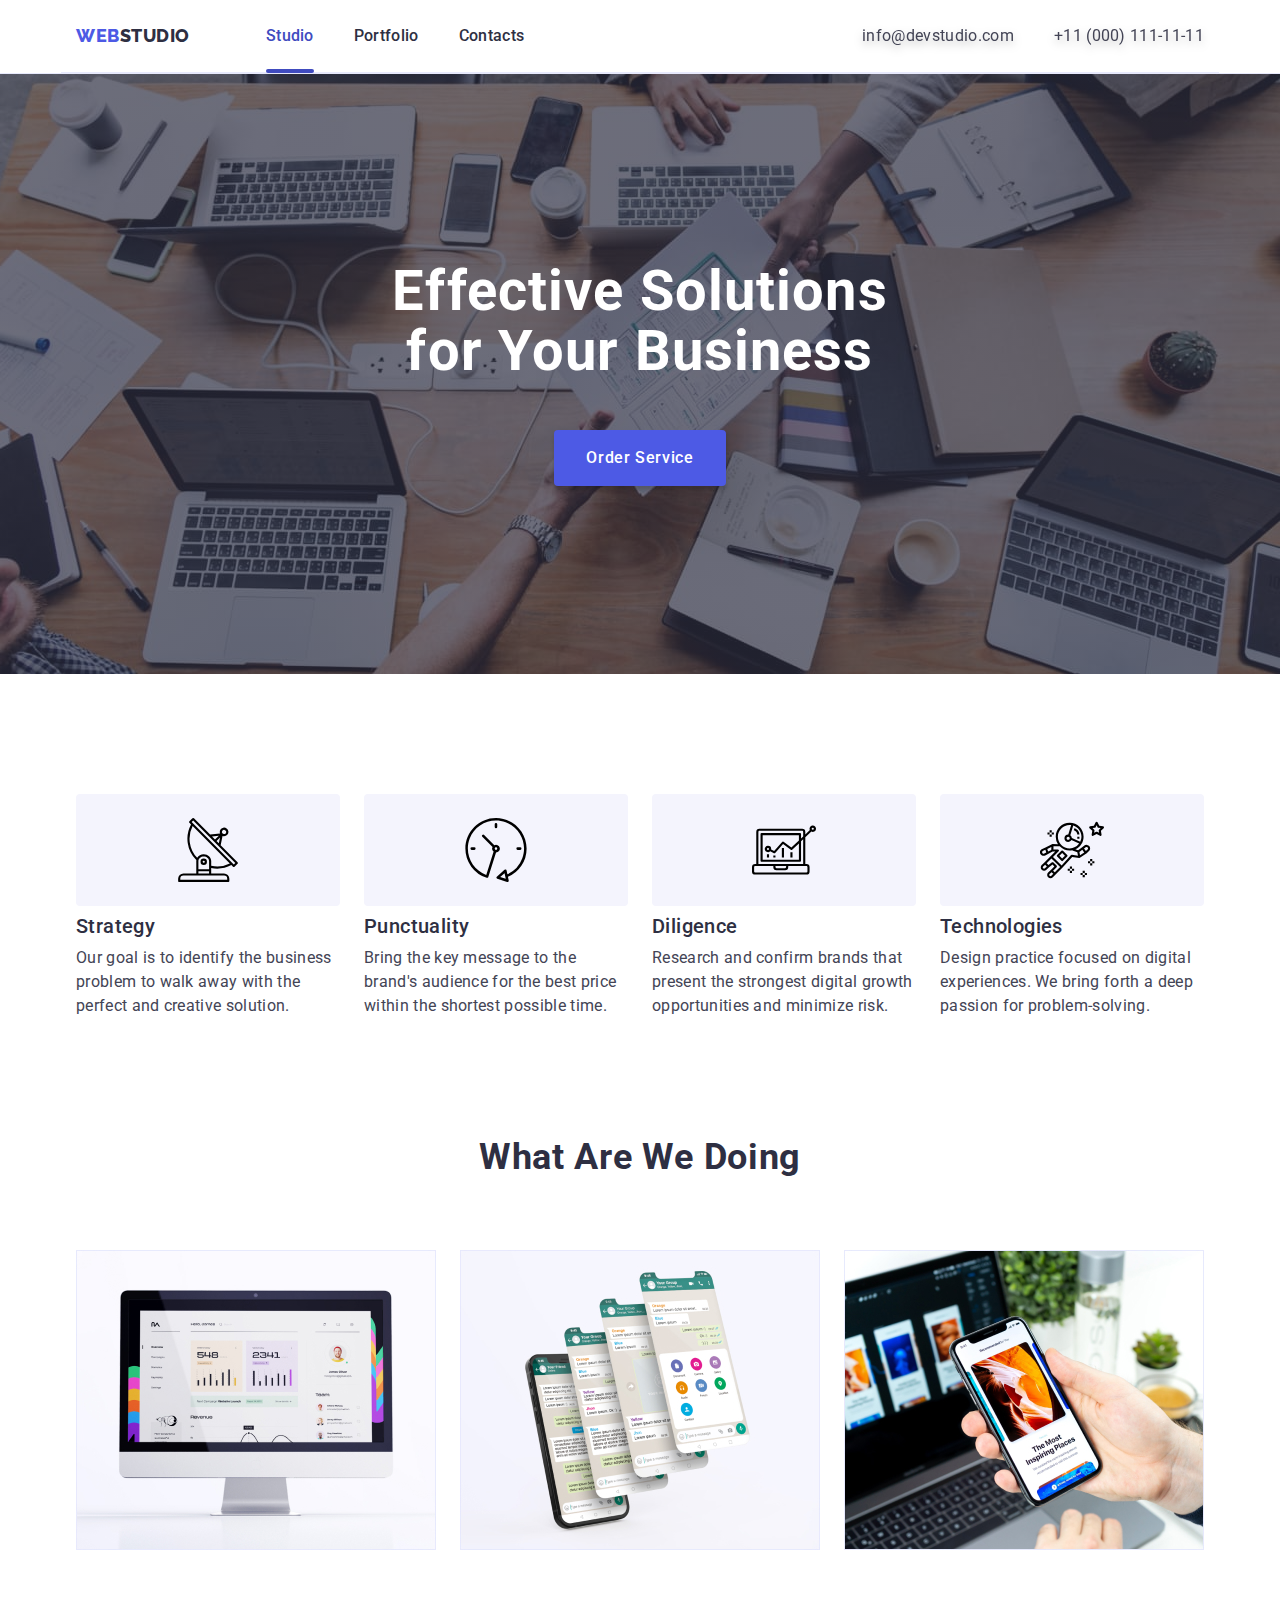
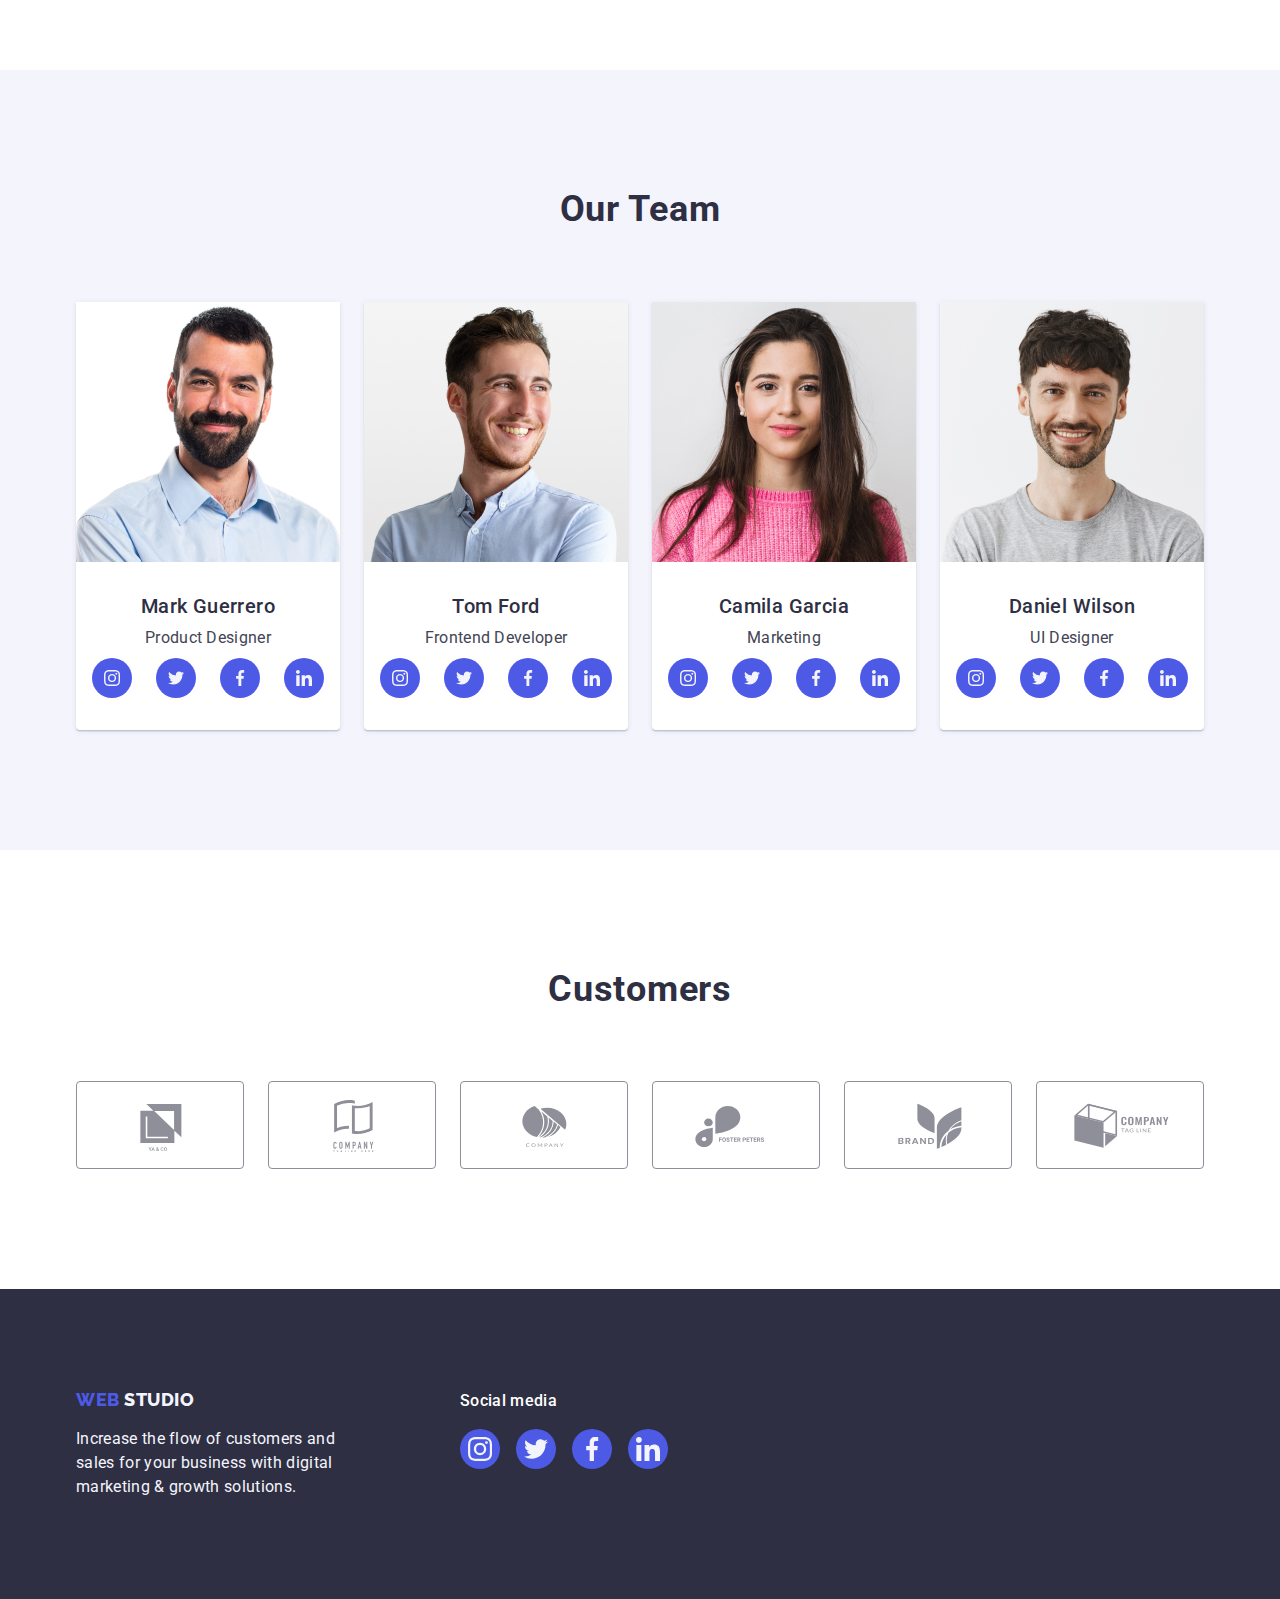
<file: index.html>
<!DOCTYPE html>
<html lang="en">
  <head>
    <meta charset="UTF-8" />
    <meta http-equiv="X-UA-Compatible" content="IE=edge" />
    <meta name="viewport" content="width=device-width, initial-scale=1.0" />
    <title>Document</title>
    <link rel="preconnect" href="https://fonts.googleapis.com" />
    <link rel="preconnect" href="https://fonts.gstatic.com" crossorigin />
    <link
      href="https://fonts.googleapis.com/css2?family=Raleway:wght@800&family=Roboto:wght@400;500;700;900&display=swap"
      rel="stylesheet"
    />
    <link
      rel="stylesheet"
      href="https://cdnjs.cloudflare.com/ajax/libs/modern-normalize/1.1.0/modern-normalize.min.css"
    />
    <link rel="stylesheet" href="./css/styles.css" />
  </head>
  <body>
    <!-- Header -->
    <header class="page-header header">
      <div class="container container-header">
        <nav class="list container-nav">
          <a href="./index.html" class="logo link"
            >Web <span class="logo-part">Studio</span>
          </a>

          <ul class="site-nav list link">
            <li class="site-nav-item">
              <a class="site-nav-link link active" href="./index.html"
                >Studio</a
              >
            </li>
            <li class="site-nav-item">
              <a class="site-nav-link link" href="./portfolio.html"
                >Portfolio</a
              >
            </li>
            <li class="site-nav-item">
              <a class="site-nav-link link" href="">Contacts</a>
            </li>
          </ul>
        </nav>
        <address class="contacts list">
          <ul class="contacts-list list">
            <li>
              <a class="contacts-link link" href="mailto:info@devstudio.com"
                >info@devstudio.com</a
              >
            </li>
            <li>
              <a class="contacts-link link" href="tel:+110001111111"
                >+11 (000) 111-11-11</a
              >
            </li>
          </ul>
        </address>
      </div>
    </header>
    <!-- Text main -->
    <main>
      <!-- Hero -->
      <section class="section hero">
        <div class="container">
          <h1 class="hero-title">Effective Solutions for Your Business</h1>
          <button type="button" class="button-nav" data-modal-open>
            Order Service
          </button>
        </div>
      </section>

      <!-- About us -->
      <section class="section section-about">
        <div class="container">
          <h2 hidden>About us</h2>
          <ul class="list list-about">
            <li class="items-about">
              <div class="icons-list-about">
                <svg class="icon-list-about" width="64" height="64">
                  <use href="./images/icons.svg#icon-antenna"></use>
                </svg>
              </div>
              <h3 class="subtitle items-about-subtitle">Strategy</h3>
              <p class="text">
                Our goal is to identify the business problem to walk away with
                the perfect and creative solution.
              </p>
            </li>
            <li class="items-about">
              <div class="icons-list-about">
                <svg class="icon-list-about" width="64" height="64">
                  <use href="./images/icons.svg#icon-clock"></use>
                </svg>
              </div>
              <h3 class="subtitle items-about-subtitle">Punctuality</h3>
              <p class="text">
                Bring the key message to the brand's audience for the best price
                within the shortest possible time.
              </p>
            </li>
            <li class="items-about">
              <div class="icons-list-about">
                <svg class="icon-list-about" width="64" height="64">
                  <use href="./images/icons.svg#icon-diagram"></use>
                </svg>
              </div>
              <h3 class="subtitle items-about-subtitle">Diligence</h3>
              <p class="text">
                Research and confirm brands that present the strongest digital
                growth opportunities and minimize risk.
              </p>
            </li>
            <li class="items-about">
              <div class="icons-list-about">
                <svg class="icon-list-about" width="64" height="64">
                  <use href="./images/icons.svg#icon-astronaut"></use>
                </svg>
              </div>
              <h3 class="subtitle items-about-subtitle">Technologies</h3>
              <p class="text">
                Design practice focused on digital experiences. We bring forth a
                deep passion for problem-solving.
              </p>
            </li>
          </ul>
        </div>
      </section>

      <!-- What are we doing -->
      <section class="section section-work">
        <div class="container">
          <h2 class="title title-what">What are we doing</h2>
          <ul class="list list-section-what">
            <li class="img-section-what">
              <img src="./images/imgc.jpg" alt="lorem" width="360" />
            </li>
            <li class="img-section-what">
              <img src="./images/imgb.jpg" alt="lorem" width="360" />
            </li>
            <li class="img-section-what">
              <img src="./images/imga.jpg" alt="lorem" width="360" />
            </li>
          </ul>
        </div>
      </section>

      <!-- Our Team -->
      <section class="section section-team">
        <div class="container">
          <h2 class="title title-team">Our Team</h2>
          <ul class="list list-section-team">
            <li class="item-team">
              <img
                src="./images/imgmark.jpg"
                alt="foto Mark Guerrero"
                width="264"
              />

              <div class="blok-name-team">
                <h3 class="subtitle subtitle-team">Mark Guerrero</h3>
                <p class="text text-team">Product Designer</p>

                <ul class="list socials">
                  <li class="socials-item">
                    <a
                      class="socials-link link"
                      href=""
                      aria-label="Instagram icon"
                    >
                      <svg class="socials-icon" width="16" height="16">
                        <use href="./images/icons.svg#icon-instagram"></use>
                      </svg>
                    </a>
                  </li>
                  <li class="socials-item">
                    <a
                      class="socials-link link"
                      href=""
                      aria-label="Twitter icon"
                    >
                      <svg class="socials-icon" width="16" height="16">
                        <use href="./images/icons.svg#icon-twitter"></use>
                      </svg>
                    </a>
                  </li>
                  <li class="socials-item">
                    <a
                      class="socials-link link"
                      href=""
                      aria-label="Facebook icon"
                    >
                      <svg class="socials-icon" width="16" height="16">
                        <use href="./images/icons.svg#icon-facebook"></use>
                      </svg>
                    </a>
                  </li>
                  <li class="socials-item">
                    <a
                      class="socials-link link"
                      href=""
                      aria-label="Linkedin icon"
                    >
                      <svg class="socials-icon" width="16" height="16">
                        <use href="./images/icons.svg#icon-linkedin"></use>
                      </svg>
                    </a>
                  </li>
                </ul>
              </div>
            </li>
            <li class="item-team">
              <img src="./images/imgtom.jpg" alt="foto Tom Ford" width="264" />

              <div class="blok-name-team">
                <h3 class="subtitle subtitle-team">Tom Ford</h3>
                <p class="text text-team">Frontend Developer</p>

                <ul class="list socials">
                  <li class="socials-item">
                    <a
                      class="socials-link link"
                      href=""
                      aria-label="Instagram icon"
                    >
                      <svg class="socials-icon" width="16" height="16">
                        <use href="./images/icons.svg#icon-instagram"></use>
                      </svg>
                    </a>
                  </li>
                  <li class="socials-item">
                    <a
                      class="socials-link link"
                      href=""
                      aria-label="Twitter icon"
                    >
                      <svg class="socials-icon" width="16" height="16">
                        <use href="./images/icons.svg#icon-twitter"></use>
                      </svg>
                    </a>
                  </li>
                  <li class="socials-item">
                    <a
                      class="socials-link link"
                      href=""
                      aria-label="Facebook icon"
                    >
                      <svg class="socials-icon" width="16" height="16">
                        <use href="./images/icons.svg#icon-facebook"></use>
                      </svg>
                    </a>
                  </li>
                  <li class="socials-item">
                    <a
                      class="socials-link link"
                      href=""
                      aria-label="Linkedin icon"
                    >
                      <svg class="socials-icon" width="16" height="16">
                        <use href="./images/icons.svg#icon-linkedin"></use>
                      </svg>
                    </a>
                  </li>
                </ul>
              </div>
            </li>
            <li class="item-team">
              <img
                src="./images/imgcamila.jpg"
                alt="foto Camila Garcia"
                width="264"
              />

              <div class="blok-name-team">
                <h3 class="subtitle subtitle-team">Camila Garcia</h3>
                <p class="text text-team">Marketing</p>

                <ul class="list socials">
                  <li class="socials-item">
                    <a
                      class="socials-link link"
                      href=""
                      aria-label="Instagram icon"
                    >
                      <svg class="socials-icon" width="16" height="16">
                        <use href="./images/icons.svg#icon-instagram"></use>
                      </svg>
                    </a>
                  </li>
                  <li class="socials-item">
                    <a
                      class="socials-link link"
                      href=""
                      aria-label="Twitter icon"
                    >
                      <svg class="socials-icon" width="16" height="16">
                        <use href="./images/icons.svg#icon-twitter"></use>
                      </svg>
                    </a>
                  </li>
                  <li class="socials-item">
                    <a
                      class="socials-link link"
                      href=""
                      aria-label="Facebook icon"
                    >
                      <svg class="socials-icon" width="16" height="16">
                        <use href="./images/icons.svg#icon-facebook"></use>
                      </svg>
                    </a>
                  </li>
                  <li class="socials-item">
                    <a
                      class="socials-link link"
                      href=""
                      aria-label="Linkedin icon"
                    >
                      <svg class="socials-icon" width="16" height="16">
                        <use href="./images/icons.svg#icon-linkedin"></use>
                      </svg>
                    </a>
                  </li>
                </ul>
              </div>
            </li>
            <li class="item-team">
              <img
                src="./images/imgdaniel.jpg"
                alt="foto Daniel Wilson"
                width="264"
              />

              <div class="blok-name-team">
                <h3 class="subtitle subtitle-team">Daniel Wilson</h3>
                <p class="text text-team">UI Designer</p>

                <ul class="list socials">
                  <li class="socials-item">
                    <a
                      class="socials-link link"
                      href=""
                      aria-label="Instagram icon"
                    >
                      <svg class="socials-icon" width="16" height="16">
                        <use href="./images/icons.svg#icon-instagram"></use>
                      </svg>
                    </a>
                  </li>
                  <li class="socials-item">
                    <a
                      class="socials-link link"
                      href=""
                      aria-label="Twitter icon"
                    >
                      <svg class="socials-icon" width="16" height="16">
                        <use href="./images/icons.svg#icon-twitter"></use>
                      </svg>
                    </a>
                  </li>
                  <li class="socials-item">
                    <a
                      class="socials-link link"
                      href=""
                      aria-label="Facebook icon"
                    >
                      <svg class="socials-icon" width="16" height="16">
                        <use href="./images/icons.svg#icon-facebook"></use>
                      </svg>
                    </a>
                  </li>
                  <li class="socials-item">
                    <a
                      class="socials-link link"
                      href=""
                      aria-label="Linkedin icon"
                    >
                      <svg class="socials-icon" width="16" height="16">
                        <use href="./images/icons.svg#icon-linkedin"></use>
                      </svg>
                    </a>
                  </li>
                </ul>
              </div>
            </li>
          </ul>
        </div>
      </section>
      <!-- Customers -->
      <section class="section section-customers">
        <div class="container">
          <h2 class="title title-customers">Customers</h2>
          <ul class="list list-section-customers">
            <li class="item-customers">
              <a class="link customers-link" href="">
                <svg class="icon-customers" width="104" height="56">
                  <use href="./images/icons.svg#icon-logo-ya-co"></use>
                </svg>
              </a>
            </li>
            <li class="item-customers">
              <a class="link customers-link" href="">
                <svg class="icon-customers" width="104" height="56">
                  <use
                    href="./images/icons.svg#icon-logo-company-tagline"
                  ></use>
                </svg>
              </a>
            </li>
            <li class="item-customers">
              <a class="link customers-link" href="">
                <svg class="icon-customers" width="104" height="56">
                  <use href="./images/icons.svg#icon-logo-company"></use>
                </svg>
              </a>
            </li>
            <li class="item-customers">
              <a class="link customers-link" href="">
                <svg class="icon-customers" width="104" height="56">
                  <use href="./images/icons.svg#icon-logo-foster"></use>
                </svg>
              </a>
            </li>
            <li class="item-customers">
              <a class="link customers-link" href="">
                <svg class="icon-customers" width="104" height="56">
                  <use href="./images/icons.svg#icon-logo-brend"></use>
                </svg>
              </a>
            </li>
            <li class="item-customers">
              <a class="link customers-link" href="">
                <svg class="icon-customers" width="104" height="56">
                  <use href="./images/icons.svg#icon-logo-company-tag"></use>
                </svg>
              </a>
            </li>
          </ul>
        </div>
      </section>
    </main>

    <!-- Footer -->
    <footer class="footer">
      <div class="container container-footer">
        <div class="blok-footer">
          <a href="./index.html" class="logo link logo-link-footer"
            >Web <span class="logo-part-footer">Studio</span>
          </a>

          <p class="small-text text">
            Increase the flow of customers and sales for your business with
            digital marketing & growth solutions.
          </p>
        </div>

        <div class="social-footer">
          <p class="text text-footer">Social media</p>
          <ul class="list socials socials-footer">
            <li class="socials-item">
              <a
                class="socials-link link socials-link-footer"
                href=""
                aria-label="Instagram icon"
              >
                <svg class="socials-icon" width="24" height="24">
                  <use href="./images/icons.svg#icon-instagram"></use>
                </svg>
              </a>
            </li>
            <li class="socials-item">
              <a
                class="socials-link link socials-link-footer"
                href=""
                aria-label="Twitter icon"
              >
                <svg class="socials-icon" width="24" height="24">
                  <use href="./images/icons.svg#icon-twitter"></use>
                </svg>
              </a>
            </li>
            <li class="socials-item">
              <a
                class="socials-link link socials-link-footer"
                href=""
                aria-label="Facebook icon"
              >
                <svg class="socials-icon" width="24" height="24">
                  <use href="./images/icons.svg#icon-facebook"></use>
                </svg>
              </a>
            </li>
            <li class="socials-item">
              <a
                class="socials-link link socials-link-footer"
                href=""
                aria-label="Linkedin icon"
              >
                <svg class="socials-icon" width="24" height="24">
                  <use href="./images/icons.svg#icon-linkedin"></use>
                </svg>
              </a>
            </li>
          </ul>
        </div>
      </div>
    </footer>
    <!-- Modal window -->
    <div class="backdrop is-hidden" data-modal>
      <div class="modal">
        <button type="button" class="modal-close-btn" data-modal-close>
          <svg class="modal-close-icon" width="8" height="8">
            <use href="./images/icons.svg#icon-btn-close"></use>
          </svg>
        </button>
      </div>
    </div>
    <script src="./js/modal.js"></script>
  </body>
</html>
</file>
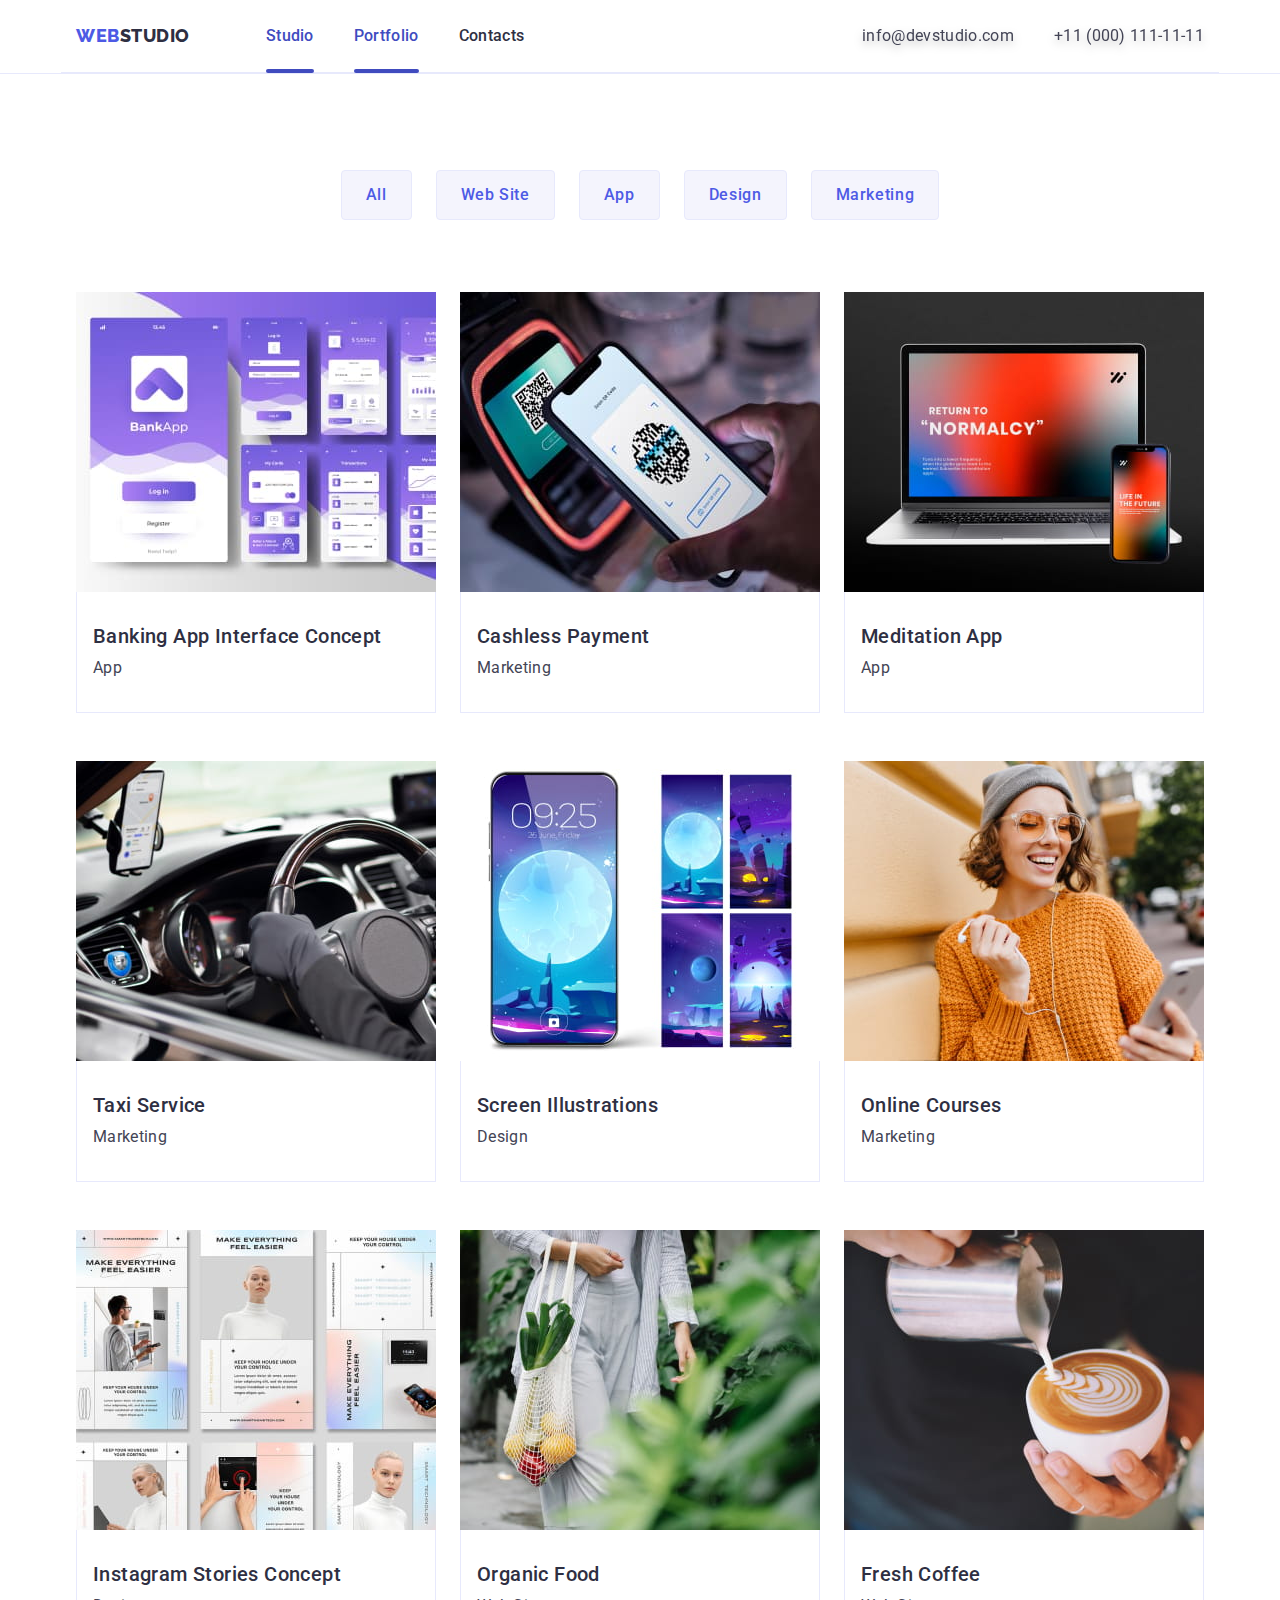
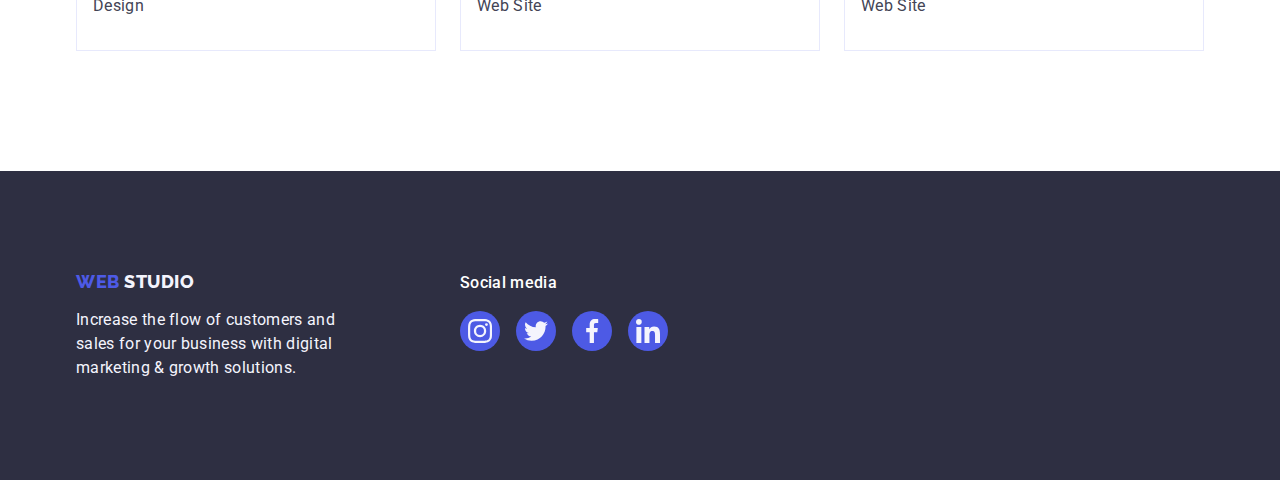
<file: portfolio.html>
<!DOCTYPE html>
<html lang="en">
  <head>
    <meta charset="UTF-8" />
    <meta http-equiv="X-UA-Compatible" content="IE=edge" />
    <meta name="viewport" content="width=device-width, initial-scale=1.0" />
    <title>Portfolio</title>
    <link rel="preconnect" href="https://fonts.googleapis.com" />
    <link rel="preconnect" href="https://fonts.gstatic.com" crossorigin />
    <link
      href="https://fonts.googleapis.com/css2?family=Raleway:wght@800&family=Roboto:wght@400;500;700;900&display=swap"
      rel="stylesheet"
    />
    <link
      rel="stylesheet"
      href="https://cdnjs.cloudflare.com/ajax/libs/modern-normalize/1.1.0/modern-normalize.min.css"
    />
    <link rel="stylesheet" href="./css/styles.css" />
  </head>
  <body>
    <header class="page-header">
      <div class="container container-header">
        <nav class="list container-nav">
          <a href="./index.html" class="logo link logo-header"
            >Web <span class="logo-part">Studio</span>
          </a>

          <ul class="site-nav list link">
            <li class="site-nav-item">
              <a class="site-nav-link link active" href="./index.html"
                >Studio</a
              >
            </li>
            <li class="site-nav-item">
              <a class="site-nav-link link active" href="./portfolio.html"
                >Portfolio</a
              >
            </li>
            <li class="site-nav-item">
              <a class="site-nav-link link" href="">Contacts</a>
            </li>
          </ul>
        </nav>
        <address class="contacts list">
          <ul class="contacts-list list">
            <li>
              <a class="contacts-link link" href="mailto:info@devstudio.com"
                >info@devstudio.com</a
              >
            </li>
            <li>
              <a class="contacts-link link" href="tel:+110001111111"
                >+11 (000) 111-11-11</a
              >
            </li>
          </ul>
        </address>
      </div>
    </header>
    <!-- Text -->
    <main>
      <section class="section section-portfolio">
        <div class="container">
          <h1 hidden class="title-add">Portfolio</h1>
          <ul class="list button-portfolio-contaiter">
            <li>
              <button type="button" class="button-portfolio">All</button>
            </li>
            <li>
              <button type="button" class="button-portfolio">Web Site</button>
            </li>
            <li>
              <button type="button" class="button-portfolio">App</button>
            </li>
            <li>
              <button type="button" class="button-portfolio">Design</button>
            </li>
            <li>
              <button type="button" class="button-portfolio">Marketing</button>
            </li>
          </ul>

          <ul class="list list-container-portfolio">
            <li class="items-portfolio">
              <a href="" class="list-item list link item-portfolio">
                <div class="thumb-portfolio">
                  <img
                    class="img-portfolio"
                    src="./images/images-portfolio/img1.jpg"
                    alt="Banking"
                    width="360"
                    height="300"
                  />

                  <p class="overlay-text">
                    14 Stylish and User-Friendly App Design Concepts · Task
                    Manager App · Calorie Tracker App · Exotic Fruit Ecommerce
                    App · Cloud Storage App
                  </p>
                </div>
                <div class="name-item-portfolio">
                  <h2 class="subtitle name-item">
                    Banking App Interface Concept
                  </h2>
                  <p class="text">App</p>
                </div>
              </a>
            </li>
            <li class="items-portfolio">
              <a href="" class="list-item list link item-portfolio">
                <div class="thumb-portfolio">
                  <img
                    class="img-portfolio"
                    src="./images/images-portfolio/img2.jpg"
                    alt="Cashless Payment"
                    width="360"
                    height="300"
                  />

                  <p class="overlay-text">
                    14 Stylish and User-Friendly App Design Concepts · Task
                    Manager App · Calorie Tracker App · Exotic Fruit Ecommerce
                    App · Cloud Storage App
                  </p>
                </div>
                <div class="name-item-portfolio">
                  <h2 class="subtitle name-item">Cashless Payment</h2>
                  <p class="text">Marketing</p>
                </div>
              </a>
            </li>
            <li class="items-portfolio">
              <a href="" class="list-item list link item-portfolio">
                <div class="thumb-portfolio">
                  <img
                    class="img-portfolio"
                    src="./images/images-portfolio/img3.jpg"
                    alt="Meditation App"
                    width="360"
                    height="300"
                  />

                  <p class="overlay-text">
                    14 Stylish and User-Friendly App Design Concepts · Task
                    Manager App · Calorie Tracker App · Exotic Fruit Ecommerce
                    App · Cloud Storage App
                  </p>
                </div>
                <div class="name-item-portfolio">
                  <h2 class="subtitle name-item">Meditation App</h2>
                  <p class="text">App</p>
                </div>
              </a>
            </li>
            <li class="items-portfolio">
              <a href="" class="list-item list link item-portfolio">
                <div class="thumb-portfolio">
                  <img
                    class="img-portfolio"
                    src="./images/images-portfolio/img4.jpg"
                    alt="Taxi Service"
                    width="360"
                    height="300"
                  />

                  <p class="overlay-text">
                    14 Stylish and User-Friendly App Design Concepts · Task
                    Manager App · Calorie Tracker App · Exotic Fruit Ecommerce
                    App · Cloud Storage App
                  </p>
                </div>
                <div class="name-item-portfolio">
                  <h2 class="subtitle name-item">Taxi Service</h2>
                  <p class="text">Marketing</p>
                </div>
              </a>
            </li>
            <li class="items-portfolio">
              <a href="" class="list-item list link item-portfolio">
                <div class="thumb-portfolio">
                  <img
                    class="img-portfolio"
                    src="./images/images-portfolio/img5.jpg"
                    alt="Screen Illustrations"
                    width="360"
                    height="300"
                  />

                  <p class="overlay-text">
                    14 Stylish and User-Friendly App Design Concepts · Task
                    Manager App · Calorie Tracker App · Exotic Fruit Ecommerce
                    App · Cloud Storage App
                  </p>
                </div>
                <div class="name-item-portfolio">
                  <h2 class="subtitle name-item">Screen Illustrations</h2>
                  <p class="text">Design</p>
                </div>
              </a>
            </li>
            <li class="items-portfolio">
              <a href="" class="list-item list link item-portfolio">
                <div class="thumb-portfolio">
                  <img
                    class="img-portfolio"
                    src="./images/images-portfolio/img6.jpg"
                    alt="Online Courses"
                    width="360"
                    height="300"
                  />

                  <p class="overlay-text">
                    14 Stylish and User-Friendly App Design Concepts · Task
                    Manager App · Calorie Tracker App · Exotic Fruit Ecommerce
                    App · Cloud Storage App
                  </p>
                </div>
                <div class="name-item-portfolio">
                  <h2 class="subtitle name-item">Online Courses</h2>
                  <p class="text">Marketing</p>
                </div>
              </a>
            </li>
            <li class="items-portfolio">
              <a href="" class="list-item list link item-portfolio">
                <div class="thumb-portfolio">
                  <img
                    class="img-portfolio"
                    src="./images/images-portfolio/img7.jpg"
                    alt="Instagram Stories Concept"
                    width="360"
                    height="300"
                  />

                  <p class="overlay-text">
                    14 Stylish and User-Friendly App Design Concepts · Task
                    Manager App · Calorie Tracker App · Exotic Fruit Ecommerce
                    App · Cloud Storage App
                  </p>
                </div>
                <div class="name-item-portfolio">
                  <h2 class="subtitle name-item">Instagram Stories Concept</h2>
                  <p class="text">Design</p>
                </div>
              </a>
            </li>
            <li class="items-portfolio">
              <a href="" class="list-item list link item-portfolio">
                <div class="thumb-portfolio">
                  <img
                    class="img-portfolio"
                    src="./images/images-portfolio/img8.jpg"
                    alt="Organic Food"
                    width="360"
                    height="300"
                  />

                  <p class="overlay-text">
                    14 Stylish and User-Friendly App Design Concepts · Task
                    Manager App · Calorie Tracker App · Exotic Fruit Ecommerce
                    App · Cloud Storage App
                  </p>
                </div>
                <div class="name-item-portfolio">
                  <h2 class="subtitle name-item">Organic Food</h2>
                  <p class="text">Web Site</p>
                </div>
              </a>
            </li>
            <li class="items-portfolio">
              <a href="" class="list-item list link item-portfolio">
                <div class="thumb-portfolio">
                  <img
                    class="img-portfolio"
                    src="./images/images-portfolio/img9.jpg"
                    alt="Fresh Coffee"
                    width="360"
                    height="300"
                  />

                  <p class="overlay-text">
                    14 Stylish and User-Friendly App Design Concepts · Task
                    Manager App · Calorie Tracker App · Exotic Fruit Ecommerce
                    App · Cloud Storage App
                  </p>
                </div>
                <div class="name-item-portfolio">
                  <h2 class="subtitle name-item">Fresh Coffee</h2>
                  <p class="text">Web Site</p>
                </div>
              </a>
            </li>
          </ul>
        </div>
      </section>
    </main>
    <!-- Footer -->
    <footer class="footer">
      <div class="container container-footer">
        <div class="blok-footer">
          <a href="./index.html" class="logo link logo-link-footer"
            >Web <span class="logo-part-footer">Studio</span>
          </a>

          <p class="small-text text">
            Increase the flow of customers and sales for your business with
            digital marketing & growth solutions.
          </p>
        </div>
        <div class="social-footer">
          <p class="text text-footer">Social media</p>
          <ul class="list socials socials-footer">
            <li class="socials-item">
              <a
                class="socials-link link socials-link-footer"
                href=""
                aria-label="Instagram icon"
              >
                <svg class="socials-icon" width="24" height="24">
                  <use href="./images/icons.svg#icon-instagram"></use>
                </svg>
              </a>
            </li>
            <li class="socials-item">
              <a
                class="socials-link link socials-link-footer"
                href=""
                aria-label="Twitter icon"
              >
                <svg class="socials-icon" width="24" height="24">
                  <use href="./images/icons.svg#icon-twitter"></use>
                </svg>
              </a>
            </li>
            <li class="socials-item">
              <a
                class="socials-link link socials-link-footer"
                href=""
                aria-label="Facebook icon"
              >
                <svg class="socials-icon" width="24" height="24">
                  <use href="./images/icons.svg#icon-facebook"></use>
                </svg>
              </a>
            </li>
            <li class="socials-item">
              <a
                class="socials-link link socials-link-footer"
                href=""
                aria-label="Linkedin icon"
              >
                <svg class="socials-icon" width="24" height="24">
                  <use href="./images/icons.svg#icon-linkedin"></use>
                </svg>
              </a>
            </li>
          </ul>
        </div>
      </div>
    </footer>
  </body>
</html>
</file>
<file: css/styles.css>
:root {
  /* Fonds */
  --primary-font: "Roboto", sans-serif;
  --secondery-font: "Raleway", sans-serif;

  /* Color */
  --primary-text-color: #434455;
  --title-text-color: #2e2f42;

  --color-iris: #4d5ae5;
  --color-ocean: #404bbf;
  --color-green: #31d0aa;
  --color-light-slate: #8e8f99;
  --color-cornflower: #e7e9fc;
  --color-cloud: #f4f4fd;
  --color-navy-blue-modal: #2e2f42;
  --color-grey: #2e2f42;
  --color-white: #ffffff;
  --color-dairy: #fcfcfc;
  --color-bg: #e5e5e5;
  --color-modal: rgba(46, 47, 66, 0.4);
  /* animation */
  --animation: 250ms cubic-bezier(0.4, 0, 0.2, 1);
}

body {
  font-family: var(--primary-font);
  letter-spacing: 0.02em;
  color: var(--primary-text-color);
  background-color: var(--color-white);
}

h1,
h2,
h3,
h4,
h5,
h6,
p {
  margin: 0;
}

ul {
  margin: 0;
  padding: 0;
}
img {
  display: block;
  max-width: 100%;
  height: auto;
}

.list a {
  text-decoration: none;
}

.link {
  text-decoration: none;
}

.list {
  list-style: none;
}

/* заголовки */
/* h1 */
.hero-title {
  color: var(--color-white);
  font-size: 56px;
  line-height: 1.07;
  text-align: center;
  letter-spacing: 0.02em;
  max-width: 496px;
  margin: auto;
  margin-bottom: 48px;
}
/* h2 */
.title {
  color: var(--title-text-color);
  font-size: 36px;
  line-height: 1.11;
  text-align: center;
  text-transform: capitalize;
  letter-spacing: 0.02em;
}

/* h3 */
.subtitle {
  color: var(--title-text-color);
  font-weight: 500;
  font-size: 20px;
  line-height: 1.2;
  letter-spacing: 0.02em;
}

.text {
  color: var(--primary-text-color);
  font-size: 16px;
  line-height: 1.5;
}
.small-text {
  font-size: 16px;
  line-height: 1.5;
  letter-spacing: 0.02em;
  color: var(--color-cloud);
}

.container {
  max-width: 1158px;
  padding: 0 15px;
  margin: 0 auto;
}

.section {
  padding-bottom: 120px;
}

.section-about,
.section-work,
.section-customers {
  background: var(--color-white);
}
.section-about,
.section-customers {
  padding-top: 120px;
}

/* Header */

.page-header {
  border-bottom: 1px solid var(--color-cornflower);
}
.header {
  box-shadow: 0px 2px 1px rgba(46, 47, 66, 0.08),
    0px 1px 1px rgba(46, 47, 66, 0.16), 0px 1px 6px rgba(46, 47, 66, 0.08);
}

.container-header {
  display: flex;
  justify-content: space-between;
  border-bottom: 1px solid var(--color-cornflower);
}
.container-nav {
  display: flex;
  align-items: center;
}

.logo {
  font-family: var(--secondery-font);
  color: var(--color-iris);
  font-weight: 800;
  font-size: 18px;
  line-height: 1.17;
  letter-spacing: 0.03em;
  display: flex;
  flex-direction: row;
  align-items: center;
  text-transform: uppercase;
  margin-right: 76px;
}
.logo-header {
  padding-top: 24px;
  padding-bottom: 24px;
}

.logo-part {
  color: var(--color-navy-blue-modal);
}

.logo-part-footer {
  color: var(--color-cloud);
}

.site-nav {
  font-weight: 500;
  font-size: 16px;
  line-height: 1.5;
  letter-spacing: 0.02em;
  display: flex;
  gap: 40px;
}

.site-nav-link {
  display: inline-block;

  color: var(--color-navy-blue-modal);
  padding-top: 24px;
  padding-bottom: 24px;
  transition: color var(--animation);
}

.site-nav-link::after {
  position: relative;
  content: "";
  display: block;
  position: absolute;
  bottom: -1px;
  left: 0;

  width: 100%;
  height: 4px;
  border-radius: 2px;
}

.site-nav-link.active::after {
  background-color: var(--color-ocean);
}

.site-nav-link.active {
  position: relative;
  color: var(--color-ocean);
}

.site-nav-link:hover,
.site-nav-link:focus {
  color: var(--color-ocean);
}

.contacts-link {
  display: block;
  color: var(--primary-text-color);
  font-style: normal;
  padding-top: 24px;
  padding-bottom: 24px;
  filter: drop-shadow(0px 4px 4px rgba(0, 0, 0, 0.25));
  transition: color var(--animation);
}

.contacts-list {
  gap: 40px;
  display: flex;
}

.contacts {
  font-size: 16px;
  line-height: 1.5;
  font-style: normal;
  color: var(--primary-text-color);
}

.contacts-link:hover,
.contacts-link:focus {
  color: var(--color-ocean);
}

/* HERO */

.hero {
  max-width: 1440px;
  height: 600px;
  margin-left: auto;
  margin-right: auto;
  background-image: linear-gradient(
      rgba(46, 47, 66, 0.7),
      rgba(46, 47, 66, 70%)
    ),
    url(../images/people-office.jpg);
  background-repeat: no-repeat;
  background-position: center;
  padding: 188px 0;
  background-size: cover;
}

.button-nav {
  color: var(--color-white);
  background-color: var(--color-iris);
  cursor: pointer;
  font-family: "Roboto", sans-serif;
  font-weight: 500;
  font-size: 16px;
  line-height: 1.5;
  letter-spacing: 0.04em;
  display: flex;
  flex-direction: row;
  align-items: flex-start;
  padding: 16px 32px;
  gap: 10px;
  display: block;
  margin: 0 auto;
  box-shadow: 0px 4px 4px rgba(0, 0, 0, 0.15);
  border-radius: 4px;
  min-width: 169px;
  height: 56px;
  border: none;
  transition: background-color var(--animation);
}

.button-nav:hover,
.button-nav:focus {
  background-color: var(--color-ocean);
}

/* About us  */
.list-about {
  display: flex;
  gap: 24px;
}
.items-about {
  width: calc((100% - 24px * 3) / 4);
}

.icons-list-about {
  display: flex;
  align-items: center;
  justify-content: center;
  height: 112px;
  background-color: var(--color-cloud);
  padding: 24px 100px;
  border-radius: 4px;
  margin-bottom: 8px;
}
.items-about-subtitle {
  margin-bottom: 8px;
}

/* What are we doing */

.title-what {
  margin-bottom: 72px;
}

.list-section-what {
  display: flex;
  gap: 24px;
}

.img-section-what {
  width: calc((100% - 24px * 2) / 3);
}

/* Our Team */

.section-team {
  background-color: var(--color-cloud);
  padding: 120px 0;
}

.title-team {
  margin-bottom: 72px;
}

.item-team {
  border-radius: 4px;
  border-left: 4px;
  width: calc((100% - 72px) / 4);
  background-color: var(--color-white);
  border-radius: 0px 0px 4px 4px;
  box-shadow: 0px 1px 6px rgba(46, 47, 66, 0.08),
    0px 1px 1px rgba(46, 47, 66, 0.16), 0px 2px 1px rgba(46, 47, 66, 0.08);
}
.blok-name-team {
  padding: 32px 0;
}

.subtitle-team,
.text-team {
  margin-bottom: 8px;
  text-align: center;
}

.socials {
  display: flex;
  justify-content: center;
  align-items: center;
  gap: 24px;
}
.socials-item {
  width: 40px;
  height: 40px;
}

.list-section-team {
  display: flex;
  gap: 24px;
}

.socials-link {
  display: flex;
  align-items: center;
  justify-content: center;
  width: 100%;
  height: 100%;
  background-color: var(--color-iris);
  border-radius: 50%;
  transition: background-color var(--animation);
}

.socials-link:hover,
.socials-link:focus {
  background-color: var(--color-ocean);
}
.socials-icon {
  fill: var(--color-cloud);
}

/* section-customers */

.title-customers {
  margin-bottom: 72px;
  line-height: 1.1;
}

.list-section-customers {
  display: flex;
  justify-content: center;
  align-items: center;
  gap: 24px;
}

.customers-link {
  display: flex;
  justify-content: center;
  align-items: center;
  color: var(--color-light-slate);
  height: 88px;
  width: 168px;
  border: 1px solid var(--color-light-slate);
  border-radius: 4px;

  transition: border-color var(--animation), color var(--animation);
}

.customers-link:hover,
.customers-link:focus {
  color: var(--color-ocean);
  border-color: var(--color-ocean);
}

.icon-customers {
  fill: currentColor;
}

/* footer */

.footer {
  background: var(--color-navy-blue-modal);
}

.container-footer {
  display: flex;
  align-items: baseline;
}

.blok-footer {
  margin-right: 120px;
}

.socials-footer {
  gap: 16px;
}

.text-footer {
  font-weight: 500;
  color: var(--color-white);
  justify-content: center;
  margin-bottom: 16px;
}

.socials-link-footer:hover,
.socials-link-footer:focus {
  background-color: var(--color-green);
}

/* Portfolio */
.section-portfolio {
  padding-top: 96px;
  padding-bottom: 120px;
}
.button-portfolio-contaiter {
  display: flex;
  justify-content: center;
  margin-bottom: 72px;
  gap: 24px;
}

.button-portfolio {
  color: var(--color-iris);
  background-color: var(--color-cloud);
  cursor: pointer;
  font-family: "Roboto", sans-serif;
  font-weight: 500;
  font-size: 16px;
  line-height: 1.5;
  letter-spacing: 0.04em;
  border: 1px solid var(--color-cornflower);
  border-radius: 4px;
  padding: 12px 24px;
  transition: color var(--animation), background-color var(--animation),
    box-shadow var(--animation), border-color var(--animation);
}

.button-portfolio:hover,
.button-portfolio:focus {
  color: var(--color-white);
  background-color: var(--color-ocean);
  border: 1px solid transparent;
  box-shadow: 0px 3px 1px rgba(0, 0, 0, 0.1), 0px 2px 1px rgba(0, 0, 0, 0.08),
    0px 2px 2px rgba(0, 0, 0, 0.12);
}

.small-text {
  width: 264px;
}
.logo-link-footer {
  display: inline-block;
  margin-bottom: 16px;
}

.list-container-portfolio {
  display: flex;
  flex-wrap: wrap;
  justify-content: space-between;
  column-gap: 24px;
  row-gap: 48px;
}

.items-portfolio {
  gap: 24px;
}

.item-portfolio {
  display: block;
  transition: box-shadow var(--animation);
}

.name-item-portfolio {
  border-top: none;
  border-right: 1px solid var(--color-cornflower);
  border-bottom: 1px solid var(--color-cornflower);
  border-left: 1px solid var(--color-cornflower);
  padding: 32px 16px;
}

.item-portfolio:focus,
.item-portfolio:hover {
  box-shadow: 0px 1px 6px rgba(46, 47, 66, 0.08),
    0px 1px 1px rgba(46, 47, 66, 0.16), 0px 2px 1px rgba(46, 47, 66, 0.08);
}

.name-item {
  margin-bottom: 8px;
}
/* overlay */
.thumb-portfolio {
  position: relative;
  overflow: hidden;
}

.overlay-text {
  position: absolute;

  top: 0;
  left: 0;
  width: 100%;
  height: 100%;

  opacity: 0;

  transform: translateY(100%);

  transition: transform var(--animation);

  background-color: var(--color-iris);

  font-size: 16px;
  letter-spacing: 0.02em;
  line-height: 1.5;
  color: var(--color-cloud);
  padding: 40px 32px;
}

.item-portfolio:hover .overlay-text,
.item-portfolio:focus .overlay-text {
  opacity: 1;
  transform: translateY(0%);
  border: 1px solid var(--color-cloud);
  box-shadow: 1px, 0px, 2px rgba(46, 47, 66, 0.08), 1px, 0px,
    1px rgba(46, 47, 66, 0.16), 6px, 0px, 1px rgba(46, 47, 66, 0.08);
}

.footer {
  padding: 100px 0;
}

/* Modal window */
.backdrop {
  /* display: none; */
  position: fixed;
  top: 0;
  left: 0;
  width: 100%;
  height: 100%;
  background-color: var(--color-modal);
  transition: opacity var(--animation), visibility var(--animation);
}
.modal {
  position: absolute;
  top: calc(50%);
  left: calc(50%);
  transform: translate(-50%, -50%);

  width: 408px;
  min-height: 576px;
  border-radius: 4px;
  background-color: var(--color-dairy);
  box-shadow: 1px 0px 2px rgba(0, 0, 0, 0.2), 3px 0px 1px rgba(0, 0, 0, 0.12),
    1px 0px 1px rgba(0, 0, 0, 0.14);
  transition: transform 250ms cubic-bezier(0.4, 0, 0.2, 1);
}
.modal-close-btn {
  position: absolute;
  top: 24px;
  right: 24px;

  display: flex;
  justify-content: center;
  align-items: center;

  width: 24px;
  height: 24px;
  padding: 0;
  background-color: var(--color-cornflower);
  border: 1px solid rgba(0, 0, 0, 0.1);
  border-radius: 50%;
  cursor: pointer;

  transition: background-color 250ms cubic-bezier(0.4, 0, 0.2, 1),
    border 250ms cubic-bezier(0.4, 0, 0.2, 1);
}

.modal-close-btn:hover,
.modal-close-btn:focus {
  background-color: var(--color-ocean);
  border: none;
}
.modal-close-icon {
  fill: var(--color-navy-blue-modal);
  transition: fill var(--animation);
}

.modal-close-btn:hover .modal-close-icon,
.modal-close-btn:focus .modal-close-icon {
  fill: var(--color-white);
}

/* повність приховуємо модалку, з умовою щоб читалка могла її прочитати */
.backdrop.is-hidden {
  opacity: 0;
  pointer-events: none;
  visibility: hidden;
}
</file>
